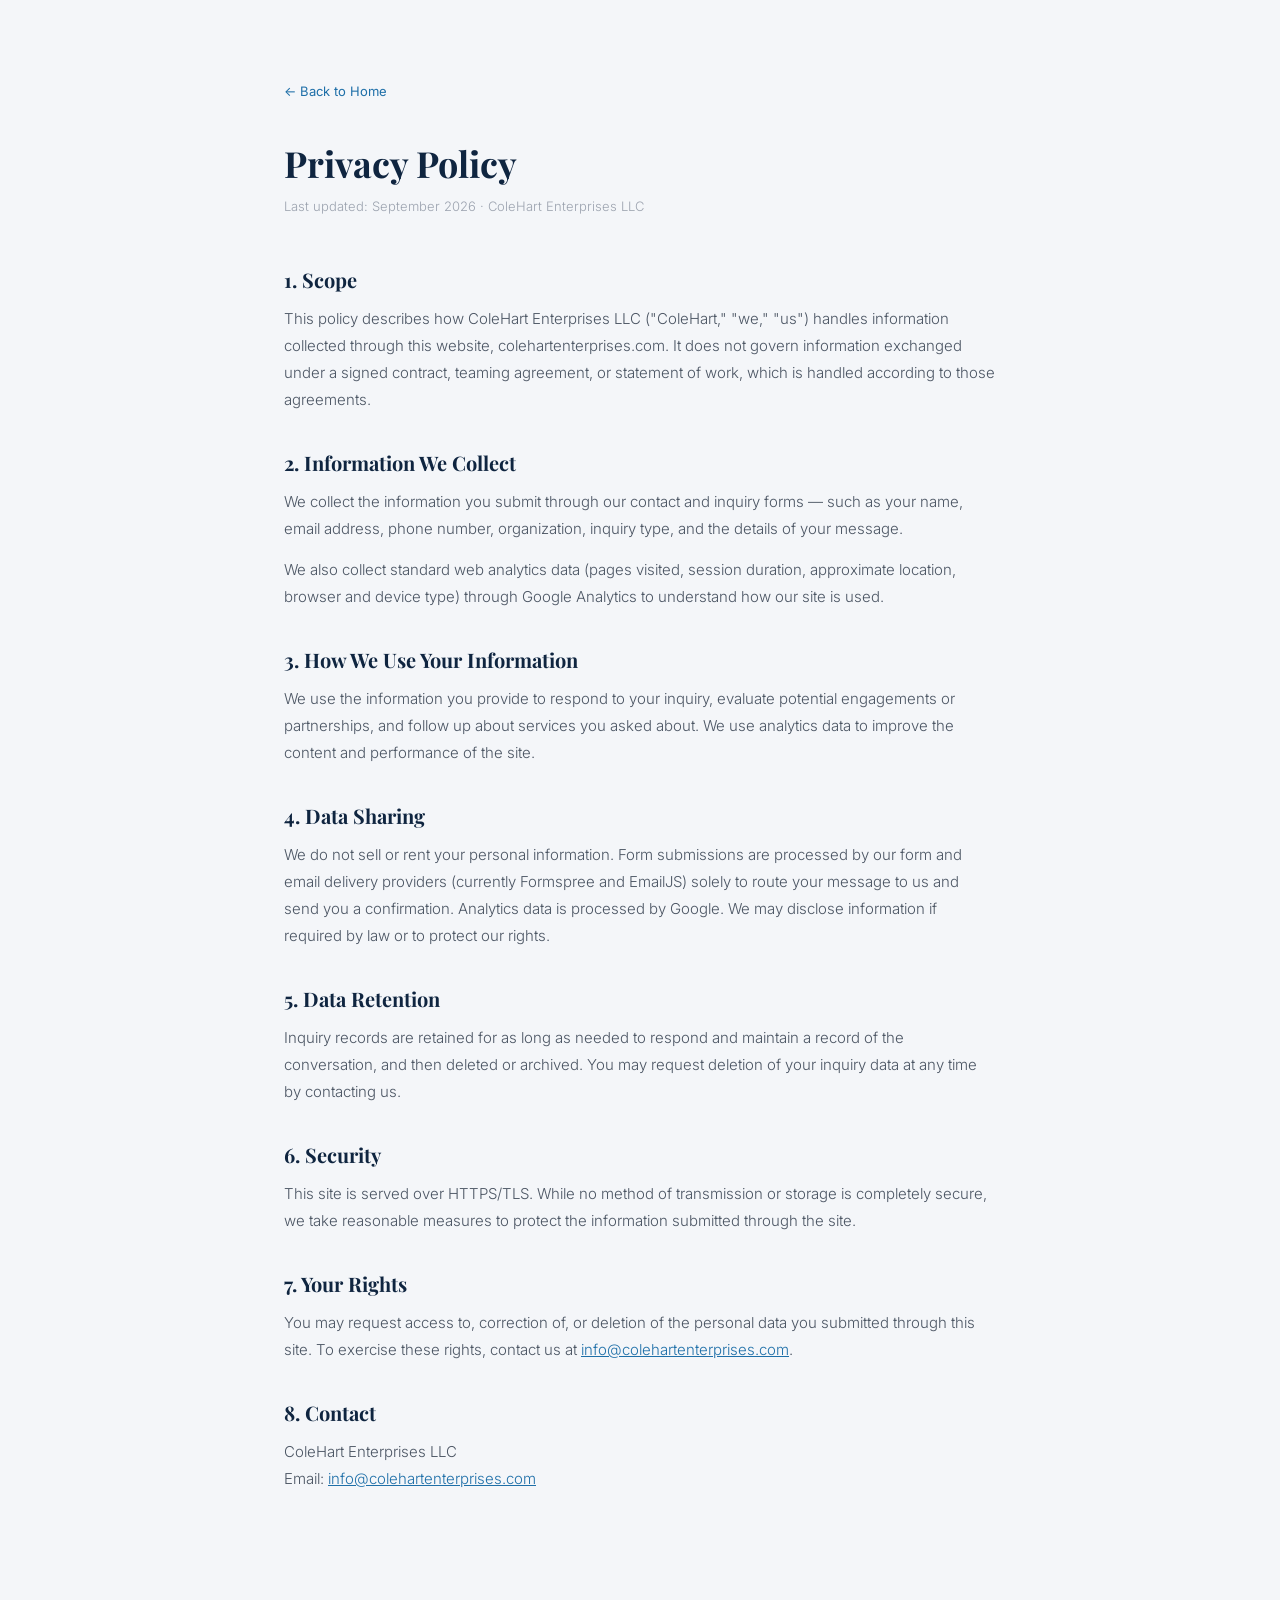
<file: privacy.html>
<!DOCTYPE html>
<html lang="en">
<head>
<meta charset="UTF-8">
<meta name="viewport" content="width=device-width, initial-scale=1.0">
<title>Privacy Policy — ColeHart Enterprises</title>
<link rel="icon" type="image/png" href="images/logo-icon.png">
<link rel="preconnect" href="https://fonts.googleapis.com">
<link href="https://fonts.googleapis.com/css2?family=Playfair+Display:wght@700&family=Inter:wght@300;400;500&display=swap" rel="stylesheet">
<style>
*, *::before, *::after { box-sizing: border-box; margin: 0; padding: 0; }
body { font-family: 'Inter', sans-serif; background: #f4f6f9; color: #1f2937; }
.wrap { max-width: 760px; margin: 0 auto; padding: 80px 24px 100px; }
h1 { font-family: 'Playfair Display', serif; font-size: 36px; color: #0f2540; margin-bottom: 8px; }
.meta { font-size: 13px; color: #9ca3af; margin-bottom: 48px; }
h2 { font-family: 'Playfair Display', serif; font-size: 20px; color: #0f2540; margin: 36px 0 12px; }
p  { font-size: 15px; font-weight: 300; color: #4b5563; line-height: 1.8; margin-bottom: 14px; }
a  { color: #1e6fa8; }
.back { display: inline-block; font-size: 13px; color: #1e6fa8; text-decoration: none; margin-bottom: 40px; }
.back:hover { text-decoration: underline; }
</style>
</head>
<body>
<div class="wrap">
  <a href="index.html" class="back">← Back to Home</a>
  <h1>Privacy Policy</h1>
  <p class="meta">Last updated: September 2026 · ColeHart Enterprises LLC</p>

  <h2>1. Scope</h2>
  <p>This policy describes how ColeHart Enterprises LLC ("ColeHart," "we," "us") handles information collected through this website, colehartenterprises.com. It does not govern information exchanged under a signed contract, teaming agreement, or statement of work, which is handled according to those agreements.</p>

  <h2>2. Information We Collect</h2>
  <p>We collect the information you submit through our contact and inquiry forms — such as your name, email address, phone number, organization, inquiry type, and the details of your message.</p>
  <p>We also collect standard web analytics data (pages visited, session duration, approximate location, browser and device type) through Google Analytics to understand how our site is used.</p>

  <h2>3. How We Use Your Information</h2>
  <p>We use the information you provide to respond to your inquiry, evaluate potential engagements or partnerships, and follow up about services you asked about. We use analytics data to improve the content and performance of the site.</p>

  <h2>4. Data Sharing</h2>
  <p>We do not sell or rent your personal information. Form submissions are processed by our form and email delivery providers (currently Formspree and EmailJS) solely to route your message to us and send you a confirmation. Analytics data is processed by Google. We may disclose information if required by law or to protect our rights.</p>

  <h2>5. Data Retention</h2>
  <p>Inquiry records are retained for as long as needed to respond and maintain a record of the conversation, and then deleted or archived. You may request deletion of your inquiry data at any time by contacting us.</p>

  <h2>6. Security</h2>
  <p>This site is served over HTTPS/TLS. While no method of transmission or storage is completely secure, we take reasonable measures to protect the information submitted through the site.</p>

  <h2>7. Your Rights</h2>
  <p>You may request access to, correction of, or deletion of the personal data you submitted through this site. To exercise these rights, contact us at <a href="mailto:info@colehartenterprises.com">info@colehartenterprises.com</a>.</p>

  <h2>8. Contact</h2>
  <p>ColeHart Enterprises LLC<br>Email: <a href="mailto:info@colehartenterprises.com">info@colehartenterprises.com</a></p>
</div>
</body>
</html>
</file>
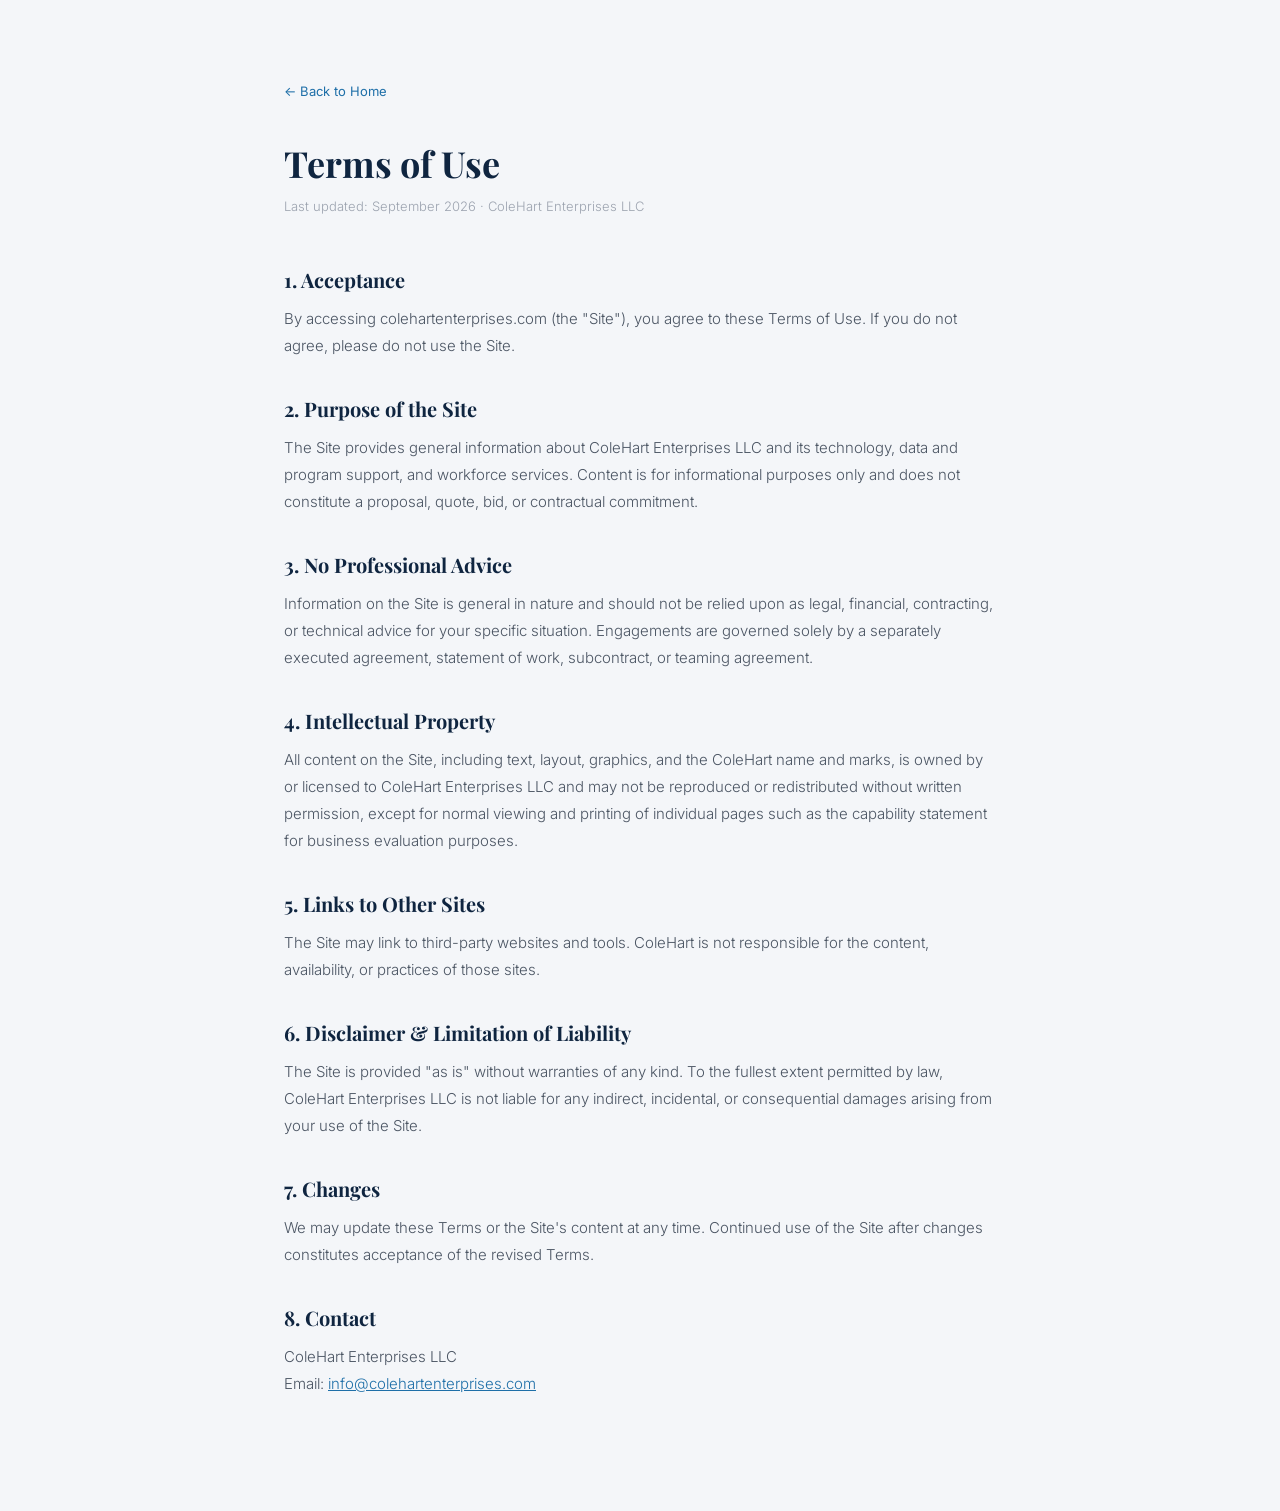
<file: terms.html>
<!DOCTYPE html>
<html lang="en">
<head>
<meta charset="UTF-8">
<meta name="viewport" content="width=device-width, initial-scale=1.0">
<title>Terms of Use — ColeHart Enterprises</title>
<link rel="icon" type="image/png" href="images/logo-icon.png">
<link rel="preconnect" href="https://fonts.googleapis.com">
<link href="https://fonts.googleapis.com/css2?family=Playfair+Display:wght@700&family=Inter:wght@300;400;500&display=swap" rel="stylesheet">
<style>
*, *::before, *::after { box-sizing: border-box; margin: 0; padding: 0; }
body { font-family: 'Inter', sans-serif; background: #f4f6f9; color: #1f2937; }
.wrap { max-width: 760px; margin: 0 auto; padding: 80px 24px 100px; }
h1 { font-family: 'Playfair Display', serif; font-size: 36px; color: #0f2540; margin-bottom: 8px; }
.meta { font-size: 13px; color: #9ca3af; margin-bottom: 48px; }
h2 { font-family: 'Playfair Display', serif; font-size: 20px; color: #0f2540; margin: 36px 0 12px; }
p  { font-size: 15px; font-weight: 300; color: #4b5563; line-height: 1.8; margin-bottom: 14px; }
a  { color: #1e6fa8; }
.back { display: inline-block; font-size: 13px; color: #1e6fa8; text-decoration: none; margin-bottom: 40px; }
.back:hover { text-decoration: underline; }
</style>
</head>
<body>
<div class="wrap">
  <a href="index.html" class="back">← Back to Home</a>
  <h1>Terms of Use</h1>
  <p class="meta">Last updated: September 2026 · ColeHart Enterprises LLC</p>

  <h2>1. Acceptance</h2>
  <p>By accessing colehartenterprises.com (the "Site"), you agree to these Terms of Use. If you do not agree, please do not use the Site.</p>

  <h2>2. Purpose of the Site</h2>
  <p>The Site provides general information about ColeHart Enterprises LLC and its technology, data and program support, and workforce services. Content is for informational purposes only and does not constitute a proposal, quote, bid, or contractual commitment.</p>

  <h2>3. No Professional Advice</h2>
  <p>Information on the Site is general in nature and should not be relied upon as legal, financial, contracting, or technical advice for your specific situation. Engagements are governed solely by a separately executed agreement, statement of work, subcontract, or teaming agreement.</p>

  <h2>4. Intellectual Property</h2>
  <p>All content on the Site, including text, layout, graphics, and the ColeHart name and marks, is owned by or licensed to ColeHart Enterprises LLC and may not be reproduced or redistributed without written permission, except for normal viewing and printing of individual pages such as the capability statement for business evaluation purposes.</p>

  <h2>5. Links to Other Sites</h2>
  <p>The Site may link to third-party websites and tools. ColeHart is not responsible for the content, availability, or practices of those sites.</p>

  <h2>6. Disclaimer &amp; Limitation of Liability</h2>
  <p>The Site is provided "as is" without warranties of any kind. To the fullest extent permitted by law, ColeHart Enterprises LLC is not liable for any indirect, incidental, or consequential damages arising from your use of the Site.</p>

  <h2>7. Changes</h2>
  <p>We may update these Terms or the Site's content at any time. Continued use of the Site after changes constitutes acceptance of the revised Terms.</p>

  <h2>8. Contact</h2>
  <p>ColeHart Enterprises LLC<br>Email: <a href="mailto:info@colehartenterprises.com">info@colehartenterprises.com</a></p>
</div>
</body>
</html>
</file>
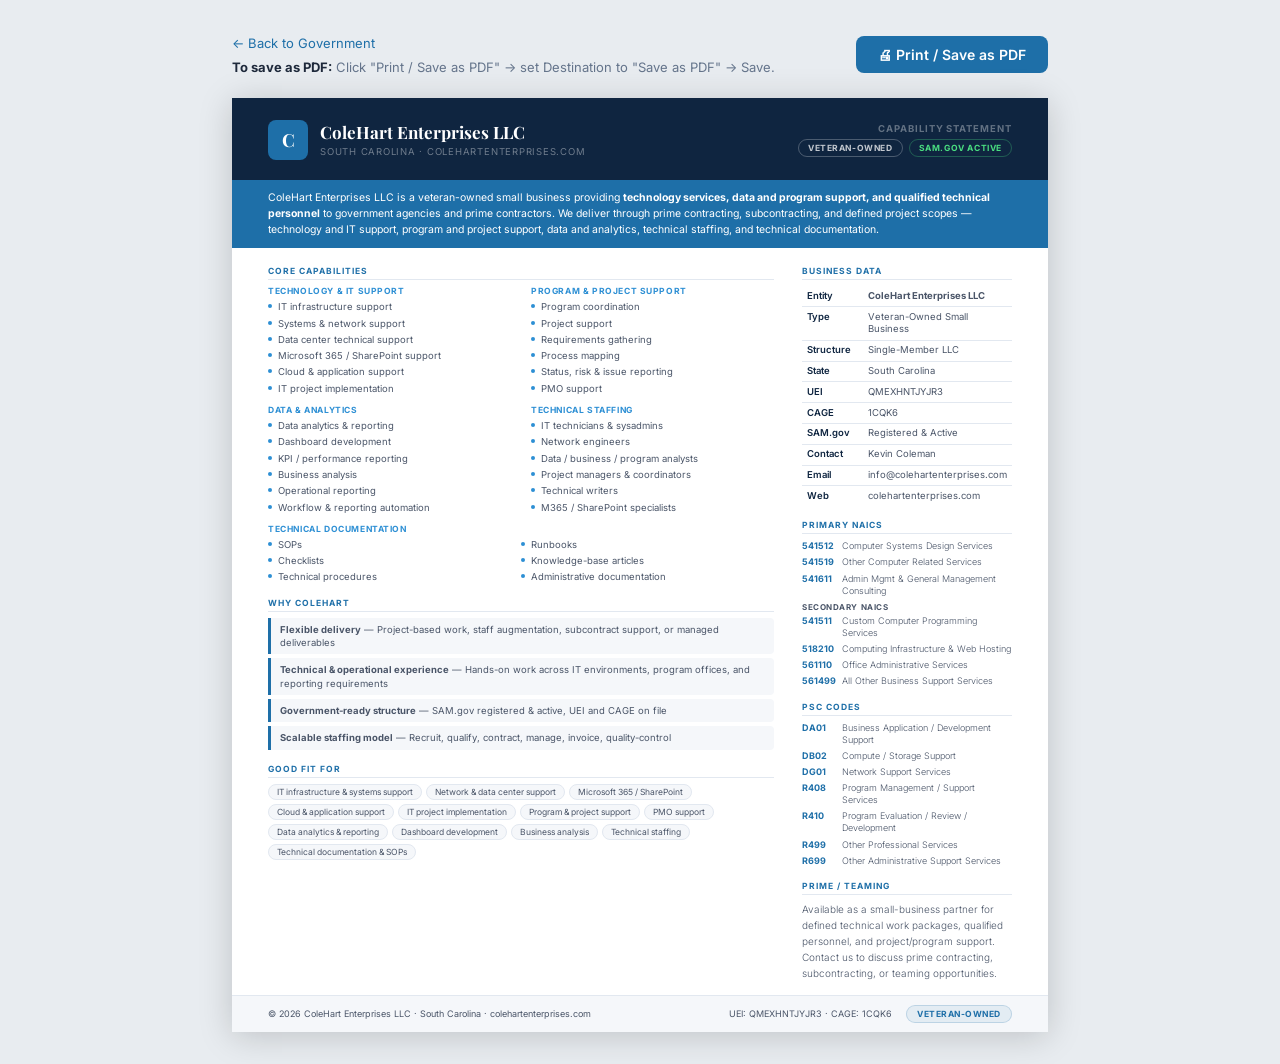
<file: government/capability-print.html>
<!DOCTYPE html>
<html lang="en">
<head>
<meta charset="UTF-8">
<meta name="viewport" content="width=device-width, initial-scale=1.0">
<title>Capability Statement — ColeHart Enterprises</title>
<link rel="preconnect" href="https://fonts.googleapis.com">
<link href="https://fonts.googleapis.com/css2?family=Playfair+Display:wght@700&family=Inter:wght@300;400;500;600;700&display=swap" rel="stylesheet">
<style>
  *, *::before, *::after { box-sizing: border-box; margin: 0; padding: 0; }

  :root {
    --navy: #1a3a5c;
    --navy2: #0f2540;
    --accent: #1e6fa8;
    --accent2: #2d8fd4;
    --light: #f5f7fa;
    --gray3: #e2e8f0;
    --text2: #4a5568;
  }

  body {
    font-family: 'Inter', sans-serif;
    background: #e8ecf0;
    min-height: 100vh;
    display: flex;
    flex-direction: column;
    align-items: center;
    padding: 32px 16px;
  }

  .print-bar {
    width: 100%; max-width: 816px;
    display: flex; align-items: center; justify-content: space-between;
    margin-bottom: 20px; flex-wrap: wrap; gap: 12px;
  }
  .print-bar-note { font-size: 13px; color: #64748b; line-height: 1.5; }
  .print-bar-note strong { color: #1e293b; }
  .print-btn {
    display: inline-flex; align-items: center; gap: 8px;
    background: var(--accent); color: white; border: none; border-radius: 8px;
    padding: 10px 22px; font-size: 14px; font-weight: 600; cursor: pointer;
    text-decoration: none; font-family: 'Inter', sans-serif; transition: background 0.15s;
  }
  .print-btn:hover { background: var(--navy); }
  .back-link {
    font-size: 13px; color: var(--accent); text-decoration: none;
    display: inline-flex; align-items: center; gap: 4px;
  }
  .back-link:hover { text-decoration: underline; }

  .doc {
    width: 816px; background: white;
    box-shadow: 0 4px 32px rgba(0,0,0,0.18);
    display: flex; flex-direction: column; overflow: hidden;
  }

  .doc-header {
    background: var(--navy2); padding: 22px 36px 20px;
    display: flex; align-items: center; justify-content: space-between; gap: 24px;
  }
  .doc-logo { display: flex; align-items: center; gap: 12px; }
  .doc-logo-mark {
    width: 40px; height: 40px; background: var(--accent); border-radius: 8px;
    display: flex; align-items: center; justify-content: center;
    font-family: 'Playfair Display', serif; font-size: 18px; font-weight: 700; color: white; flex-shrink: 0;
  }
  .doc-logo-name { font-family: 'Playfair Display', serif; font-size: 17px; font-weight: 700; color: white; line-height: 1.2; }
  .doc-logo-sub { font-size: 9.5px; color: rgba(255,255,255,0.4); text-transform: uppercase; letter-spacing: 0.08em; margin-top: 3px; }
  .doc-header-right { text-align: right; }
  .doc-title { font-size: 9.5px; font-weight: 700; letter-spacing: 0.1em; text-transform: uppercase; color: rgba(255,255,255,0.35); margin-bottom: 5px; }
  .doc-badges { display: flex; gap: 6px; justify-content: flex-end; }
  .doc-badge {
    font-size: 8.5px; font-weight: 700; letter-spacing: 0.07em; text-transform: uppercase;
    border-radius: 99px; padding: 3px 9px; border: 1px solid;
  }
  .doc-badge-vet { color: rgba(255,255,255,0.75); border-color: rgba(255,255,255,0.25); }
  .doc-badge-sam { color: #4ade80; border-color: rgba(74,222,128,0.3); }

  .doc-mission {
    background: var(--accent); padding: 10px 36px;
    font-size: 10.5px; font-weight: 400; color: white; line-height: 1.55;
  }
  .doc-mission strong { font-weight: 700; }

  .doc-content {
    padding: 18px 36px 14px; display: grid; grid-template-columns: 1fr 210px; gap: 28px;
  }

  .doc-section { margin-bottom: 14px; }
  .doc-section:last-child { margin-bottom: 0; }

  .doc-sec-label {
    font-size: 8.5px; font-weight: 700; letter-spacing: 0.12em; text-transform: uppercase;
    color: var(--accent); margin-bottom: 6px; border-bottom: 1px solid var(--gray3); padding-bottom: 3px;
  }

  .doc-text { font-size: 10px; font-weight: 300; color: var(--text2); line-height: 1.6; }

  .cap-mini-grid { display: grid; grid-template-columns: 1fr 1fr; gap: 10px 20px; }
  .cap-group-name { font-size: 8.5px; font-weight: 700; text-transform: uppercase; letter-spacing: 0.07em; color: var(--accent2); margin-bottom: 4px; }
  .cap-list { list-style: none; display: flex; flex-direction: column; gap: 3px; }
  .cap-list li {
    display: flex; align-items: flex-start; gap: 6px;
    font-size: 9.5px; color: var(--text2); line-height: 1.4;
  }
  .cap-list li::before {
    content: ''; width: 4px; height: 4px; border-radius: 50%;
    background: var(--accent2); flex-shrink: 0; margin-top: 4px;
  }
  .cap-group-full { grid-column: 1 / -1; }
  .cap-list-inline { list-style: none; display: flex; flex-wrap: wrap; gap: 3px 0; }
  .cap-list-inline li {
    display: flex; align-items: flex-start; gap: 6px;
    font-size: 9.5px; color: var(--text2); line-height: 1.4; width: 50%; padding-right: 8px;
  }
  .cap-list-inline li::before {
    content: ''; width: 4px; height: 4px; border-radius: 50%;
    background: var(--accent2); flex-shrink: 0; margin-top: 4px;
  }

  .diff-list { display: flex; flex-direction: column; gap: 4px; }
  .diff-item { background: var(--light); border-left: 3px solid var(--accent); border-radius: 0 4px 4px 0; padding: 5px 9px; }
  .diff-item-text { font-size: 9.5px; color: var(--text2); line-height: 1.4; }

  .fit-wrap { display: flex; flex-wrap: wrap; gap: 4px; }
  .fit-tag {
    font-size: 8.5px; color: var(--text2); background: var(--light);
    border: 1px solid var(--gray3); border-radius: 99px; padding: 2px 8px;
  }

  .biz-tbl { width: 100%; border-collapse: collapse; }
  .biz-tbl td { font-size: 9.5px; padding: 3.5px 5px; border-bottom: 1px solid var(--gray3); line-height: 1.35; vertical-align: top; }
  .biz-tbl td:first-child { font-weight: 600; color: var(--navy2); white-space: nowrap; width: 44%; }
  .biz-tbl td:last-child { color: var(--text2); }
  .biz-tbl tr:last-child td { border-bottom: none; }

  .code-row { display: flex; gap: 6px; margin-bottom: 4px; align-items: flex-start; }
  .code-row:last-child { margin-bottom: 0; }
  .code-num { font-size: 9px; font-weight: 700; color: var(--accent); font-family: 'Inter', monospace; flex-shrink: 0; min-width: 34px; }
  .code-desc { font-size: 9px; font-weight: 300; color: var(--text2); line-height: 1.35; }
  .code-sub { font-size: 8px; font-weight: 700; letter-spacing: 0.07em; text-transform: uppercase; color: var(--text2); margin: 5px 0 3px; }

  .doc-footer {
    background: var(--light); border-top: 1px solid var(--gray3); padding: 9px 36px;
    display: flex; align-items: center; justify-content: space-between; gap: 16px;
  }
  .doc-footer-left { font-size: 9px; color: var(--text2); }
  .doc-footer-right { display: flex; align-items: center; gap: 14px; flex-shrink: 0; }
  .doc-contact-item { font-size: 9px; color: var(--text2); }
  .vet-badge {
    display: inline-flex; align-items: center; gap: 5px;
    background: rgba(30,111,168,0.08); border: 1px solid rgba(30,111,168,0.2);
    border-radius: 99px; padding: 3px 10px; font-size: 8.5px; font-weight: 700;
    letter-spacing: 0.06em; text-transform: uppercase; color: var(--accent);
  }

  @media print {
    @page { size: letter portrait; margin: 0; }
    body { background: white; padding: 0; display: block; }
    .print-bar { display: none !important; }
    .doc { width: 100%; box-shadow: none; }
  }
</style>
</head>
<body>

<div class="print-bar">
  <div>
    <a href="../government.html" class="back-link">← Back to Government</a>
    <p class="print-bar-note" style="margin-top:6px;"><strong>To save as PDF:</strong> Click "Print / Save as PDF" → set Destination to "Save as PDF" → Save.</p>
  </div>
  <button class="print-btn" onclick="window.print()">🖨 Print / Save as PDF</button>
</div>

<div class="doc">

  <div class="doc-header">
    <div class="doc-logo">
      <div class="doc-logo-mark">C</div>
      <div>
        <div class="doc-logo-name">ColeHart Enterprises LLC</div>
        <div class="doc-logo-sub">South Carolina · colehartenterprises.com</div>
      </div>
    </div>
    <div class="doc-header-right">
      <div class="doc-title">Capability Statement</div>
      <div class="doc-badges">
        <span class="doc-badge doc-badge-vet">Veteran-Owned</span>
        <span class="doc-badge doc-badge-sam">SAM.gov Active</span>
      </div>
    </div>
  </div>

  <div class="doc-mission">
    ColeHart Enterprises LLC is a veteran-owned small business providing <strong>technology services, data and program support, and qualified technical personnel</strong> to government agencies and prime contractors. We deliver through prime contracting, subcontracting, and defined project scopes — technology and IT support, program and project support, data and analytics, technical staffing, and technical documentation.
  </div>

  <div class="doc-content">

    <!-- LEFT -->
    <div>

      <div class="doc-section">
        <div class="doc-sec-label">Core Capabilities</div>
        <div class="cap-mini-grid">

          <div>
            <div class="cap-group-name">Technology &amp; IT Support</div>
            <ul class="cap-list">
              <li>IT infrastructure support</li>
              <li>Systems &amp; network support</li>
              <li>Data center technical support</li>
              <li>Microsoft 365 / SharePoint support</li>
              <li>Cloud &amp; application support</li>
              <li>IT project implementation</li>
            </ul>
          </div>

          <div>
            <div class="cap-group-name">Program &amp; Project Support</div>
            <ul class="cap-list">
              <li>Program coordination</li>
              <li>Project support</li>
              <li>Requirements gathering</li>
              <li>Process mapping</li>
              <li>Status, risk &amp; issue reporting</li>
              <li>PMO support</li>
            </ul>
          </div>

          <div>
            <div class="cap-group-name">Data &amp; Analytics</div>
            <ul class="cap-list">
              <li>Data analytics &amp; reporting</li>
              <li>Dashboard development</li>
              <li>KPI / performance reporting</li>
              <li>Business analysis</li>
              <li>Operational reporting</li>
              <li>Workflow &amp; reporting automation</li>
            </ul>
          </div>

          <div>
            <div class="cap-group-name">Technical Staffing</div>
            <ul class="cap-list">
              <li>IT technicians &amp; sysadmins</li>
              <li>Network engineers</li>
              <li>Data / business / program analysts</li>
              <li>Project managers &amp; coordinators</li>
              <li>Technical writers</li>
              <li>M365 / SharePoint specialists</li>
            </ul>
          </div>

          <div class="cap-group-full">
            <div class="cap-group-name">Technical Documentation</div>
            <ul class="cap-list-inline">
              <li>SOPs</li>
              <li>Runbooks</li>
              <li>Checklists</li>
              <li>Knowledge-base articles</li>
              <li>Technical procedures</li>
              <li>Administrative documentation</li>
            </ul>
          </div>

        </div>
      </div>

      <div class="doc-section">
        <div class="doc-sec-label">Why ColeHart</div>
        <div class="diff-list">
          <div class="diff-item"><div class="diff-item-text"><strong>Flexible delivery</strong> — Project-based work, staff augmentation, subcontract support, or managed deliverables</div></div>
          <div class="diff-item"><div class="diff-item-text"><strong>Technical &amp; operational experience</strong> — Hands-on work across IT environments, program offices, and reporting requirements</div></div>
          <div class="diff-item"><div class="diff-item-text"><strong>Government-ready structure</strong> — SAM.gov registered &amp; active, UEI and CAGE on file</div></div>
          <div class="diff-item"><div class="diff-item-text"><strong>Scalable staffing model</strong> — Recruit, qualify, contract, manage, invoice, quality-control</div></div>
        </div>
      </div>

      <div class="doc-section">
        <div class="doc-sec-label">Good Fit For</div>
        <div class="fit-wrap">
          <span class="fit-tag">IT infrastructure &amp; systems support</span>
          <span class="fit-tag">Network &amp; data center support</span>
          <span class="fit-tag">Microsoft 365 / SharePoint</span>
          <span class="fit-tag">Cloud &amp; application support</span>
          <span class="fit-tag">IT project implementation</span>
          <span class="fit-tag">Program &amp; project support</span>
          <span class="fit-tag">PMO support</span>
          <span class="fit-tag">Data analytics &amp; reporting</span>
          <span class="fit-tag">Dashboard development</span>
          <span class="fit-tag">Business analysis</span>
          <span class="fit-tag">Technical staffing</span>
          <span class="fit-tag">Technical documentation &amp; SOPs</span>
        </div>
      </div>

    </div>

    <!-- RIGHT -->
    <div>

      <div class="doc-section">
        <div class="doc-sec-label">Business Data</div>
        <table class="biz-tbl">
          <tr><td>Entity</td><td><strong>ColeHart Enterprises LLC</strong></td></tr>
          <tr><td>Type</td><td>Veteran-Owned Small Business</td></tr>
          <tr><td>Structure</td><td>Single-Member LLC</td></tr>
          <tr><td>State</td><td>South Carolina</td></tr>
          <tr><td>UEI</td><td>QMEXHNTJYJR3</td></tr>
          <tr><td>CAGE</td><td>1CQK6</td></tr>
          <tr><td>SAM.gov</td><td>Registered &amp; Active</td></tr>
          <tr><td>Contact</td><td>Kevin Coleman</td></tr>
          <tr><td>Email</td><td>info@colehartenterprises.com</td></tr>
          <tr><td>Web</td><td>colehartenterprises.com</td></tr>
        </table>
      </div>

      <div class="doc-section">
        <div class="doc-sec-label">Primary NAICS</div>
        <div class="code-row"><span class="code-num">541512</span><span class="code-desc">Computer Systems Design Services</span></div>
        <div class="code-row"><span class="code-num">541519</span><span class="code-desc">Other Computer Related Services</span></div>
        <div class="code-row"><span class="code-num">541611</span><span class="code-desc">Admin Mgmt &amp; General Management Consulting</span></div>
        <div class="code-sub">Secondary NAICS</div>
        <div class="code-row"><span class="code-num">541511</span><span class="code-desc">Custom Computer Programming Services</span></div>
        <div class="code-row"><span class="code-num">518210</span><span class="code-desc">Computing Infrastructure &amp; Web Hosting</span></div>
        <div class="code-row"><span class="code-num">561110</span><span class="code-desc">Office Administrative Services</span></div>
        <div class="code-row"><span class="code-num">561499</span><span class="code-desc">All Other Business Support Services</span></div>
      </div>

      <div class="doc-section">
        <div class="doc-sec-label">PSC Codes</div>
        <div class="code-row"><span class="code-num">DA01</span><span class="code-desc">Business Application / Development Support</span></div>
        <div class="code-row"><span class="code-num">DB02</span><span class="code-desc">Compute / Storage Support</span></div>
        <div class="code-row"><span class="code-num">DG01</span><span class="code-desc">Network Support Services</span></div>
        <div class="code-row"><span class="code-num">R408</span><span class="code-desc">Program Management / Support Services</span></div>
        <div class="code-row"><span class="code-num">R410</span><span class="code-desc">Program Evaluation / Review / Development</span></div>
        <div class="code-row"><span class="code-num">R499</span><span class="code-desc">Other Professional Services</span></div>
        <div class="code-row"><span class="code-num">R699</span><span class="code-desc">Other Administrative Support Services</span></div>
      </div>

      <div class="doc-section">
        <div class="doc-sec-label">Prime / Teaming</div>
        <p class="doc-text">Available as a small-business partner for defined technical work packages, qualified personnel, and project/program support. Contact us to discuss prime contracting, subcontracting, or teaming opportunities.</p>
      </div>

    </div>
  </div>

  <div class="doc-footer">
    <div class="doc-footer-left">© 2026 ColeHart Enterprises LLC · South Carolina · colehartenterprises.com</div>
    <div class="doc-footer-right">
      <div class="doc-contact-item">UEI: QMEXHNTJYJR3 · CAGE: 1CQK6</div>
      <span class="vet-badge">Veteran-Owned</span>
    </div>
  </div>

</div>

</body>
</html>
</file>
